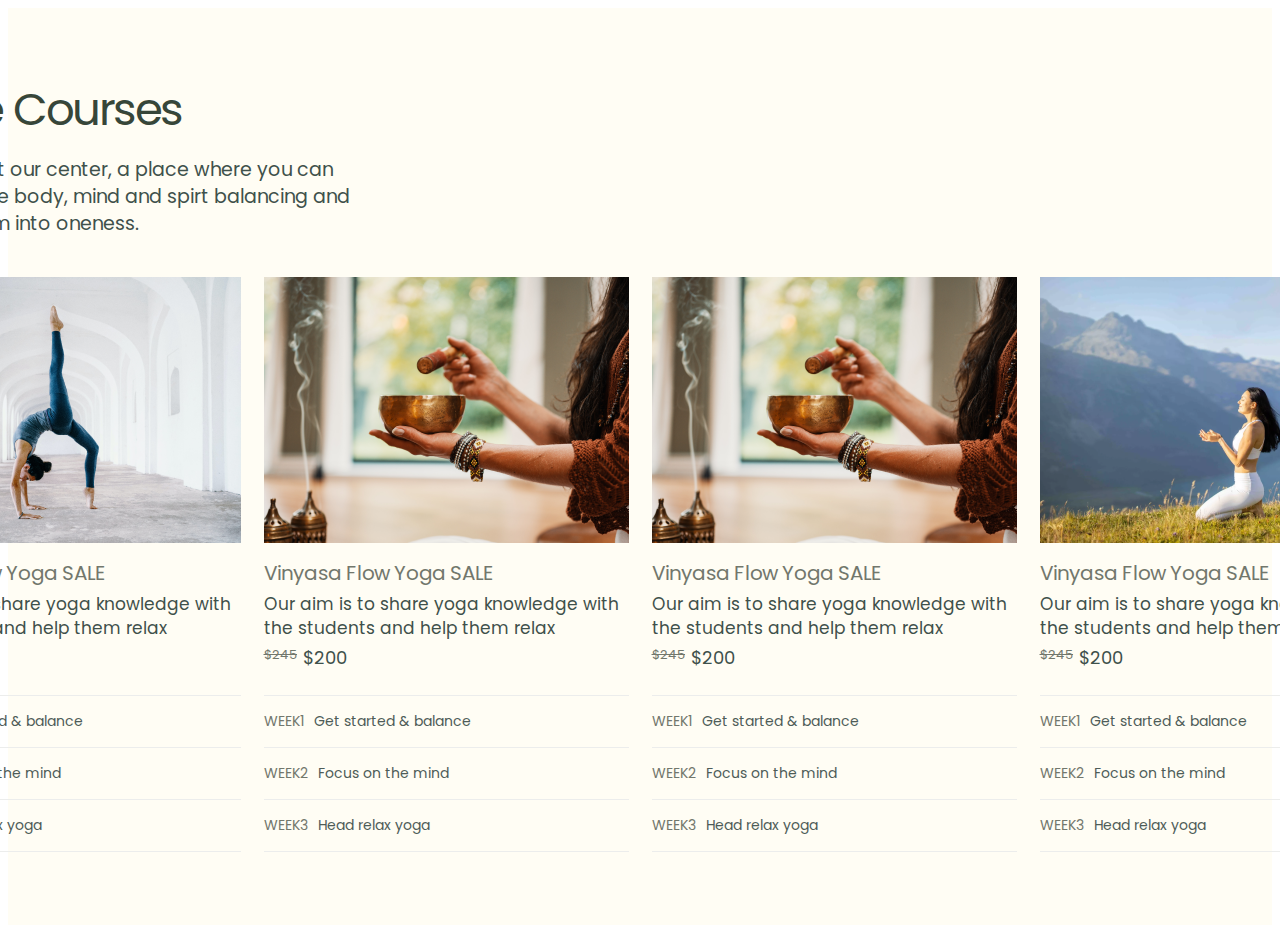
<file: section1/index.html>
<!DOCTYPE html>
<html lang="en">
<head>
  <meta charset="UTF-8">
  <meta name="viewport" content="width=device-width, initial-scale=1.0">
  <title>Document</title>
  <link href='https://fonts.googleapis.com/css2?family=Poppins' rel='stylesheet'>
  <link rel="stylesheet" href="./css/index.css">
  <link rel="stylesheet" href="./css/response.css">
</head>
<body>
  <div class='container'>
    <div class='content'>
       <div class='content-top'>
        <span class='content-title-top'>Online Courses</span>
        <span class='content-title-bottom'>Be yourself at our center, a place where you can encounter the body, mind and spirt balancing and merging them into oneness.</span>
       </div>
       <div class='content-bottom'>
        <div class='item-content'>
          <img src="./img/Blog img place holder 12.png" alt="">
          <div class='item-content-p'>
                   <div class='item-content-price'>
                    <span class='item-title'>Vinyasa Flow Yoga SALE</span>
                    <span class='item-p'>Our aim is to share yoga knowledge with the students and help them relax</span>
                    <span class='item-price'>
                     <span class='item-price-r'>$245</span>
                     <span class='item-price-l'>$200</span>
                    </span>
                   </div>
                   <div class='item-content-week'>
                    <div class='item-week-p'>
                      <span>WEEK1</span>
                      <span>Get started & balance</span>
                    </div>
                     <div class='item-week-p'>
                      <span>WEEK2</span>
                      <span>Focus on the mind</span>
                    </div>
                     <div class='item-week-p'>
                      <span>WEEK3</span>
                      <span>Head relax yoga</span>
                    </div>
                   </div>
          </div> 
        </div>
        <!-- item-2 -->
         <div class='item-content'>
          <img src="./img/Blog img place holder 121.png" alt="">
          <div class='item-content-p'>
                   <div class='item-content-price'>
                    <span class='item-title'>Vinyasa Flow Yoga SALE</span>
                    <span class='item-p'>Our aim is to share yoga knowledge with the students and help them relax</span>
                    <span class='item-price'>
                     <span class='item-price-r'>$245</span>
                     <span class='item-price-l'>$200</span>
                    </span>
                   </div>
                   <div class='item-content-week'>
                    <div class='item-week-p'>
                      <span>WEEK1</span>
                      <span>Get started & balance</span>
                    </div>
                     <div class='item-week-p'>
                      <span>WEEK2</span>
                      <span>Focus on the mind</span>
                    </div>
                     <div class='item-week-p'>
                      <span>WEEK3</span>
                      <span>Head relax yoga</span>
                    </div>
                   </div>
          </div> 
        </div>
        <!-- item-3 -->
         <div class='item-content'>
          <img  src="./img/Blog img place holder 123.png" alt="">
          <div class='item-content-p'>
                   <div class='item-content-price'>
                    <span class='item-title'>Vinyasa Flow Yoga SALE</span>
                    <span class='item-p'>Our aim is to share yoga knowledge with the students and help them relax</span>
                    <span class='item-price'>
                     <span class='item-price-r'>$245</span>
                     <span class='item-price-l'>$200</span>
                    </span>
                   </div>
                   <div class='item-content-week'>
                    <div class='item-week-p'>
                      <span>WEEK1</span>
                      <span>Get started & balance</span>
                    </div>
                     <div class='item-week-p'>
                      <span>WEEK2</span>
                      <span>Focus on the mind</span>
                    </div>
                     <div class='item-week-p'>
                      <span>WEEK3</span>
                      <span>Head relax yoga</span>
                    </div>
                   </div>
          </div> 
        </div>
        <!-- item-4 -->
          <div class='item-content'>
          <img src="./img/Blog img place holder 124.png" alt="">
          <div class='item-content-p'>
                   <div class='item-content-price'>
                    <span class='item-title'>Vinyasa Flow Yoga SALE</span>
                    <span class='item-p'>Our aim is to share yoga knowledge with the students and help them relax</span>
                    <span class='item-price'>
                     <span class='item-price-r'>$245</span>
                     <span class='item-price-l'>$200</span>
                    </span>
                   </div>
                   <div class='item-content-week'>
                    <div class='item-week-p'>
                      <span>WEEK1</span>
                      <span>Get started & balance</span>
                    </div>
                     <div class='item-week-p'>
                      <span>WEEK2</span>
                      <span>Focus on the mind</span>
                    </div>
                     <div class='item-week-p'>
                      <span>WEEK3</span>
                      <span>Head relax yoga</span>
                    </div>
                   </div>
          </div> 
        </div>
       </div>
    </div>
  </div>
</body>
</html>
</file>
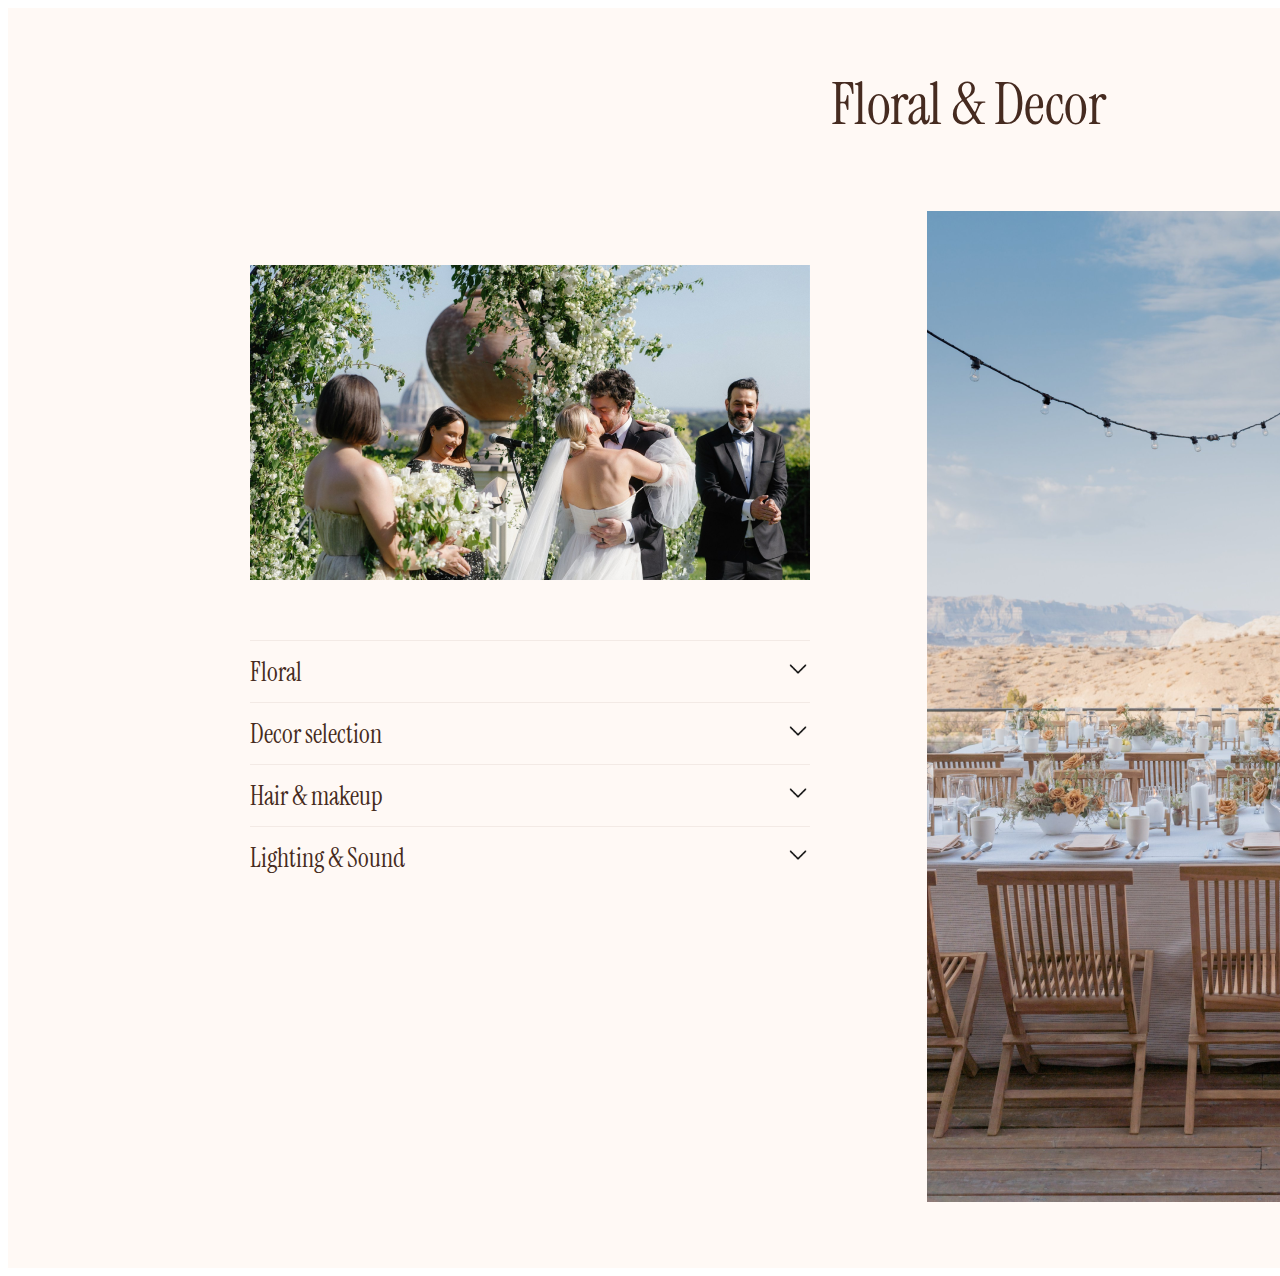
<file: section2/index.html>
<!DOCTYPE html>
<html lang="en">
<head>
  <meta charset="UTF-8">
  <meta name="viewport" content="width=device-width, initial-scale=1.0">
  <title>Document</title>
  <link rel="stylesheet" href="./css/index.css">
  <link href='https://fonts.googleapis.com/css2?family=Instrument Serif' rel='stylesheet'>
  <link rel="stylesheet" href="./css/response.css">
</head>
<body>
  <div class='container'>
   <span class='title-top'>Floral & Decor</span>
   <div class='content'>
      <div class='content-l'>
          <img class='img-l' src="./img/Rectangle 75.png" alt="">
          <div class='content-l-desc' >
            <div  class='ct-l-top'>
              </div>
            </div>
        <div class=''></div>
         <div class='content-l-bottom'> 
          </div> 
      </div>
      <div class='content-r'>
        <img class='content-r-img' src="./img/Rectangle 74.png" alt="">
      </div>
   </div>
  </div>
  <script src="./js/index.js"></script>
</body>
</html>
</file>
<file: section1/css/index.css>
body{
  font-family: 'Poppins',sans-serif;
}
.container{
     
      /* padding: 70px 194px 30px 194px;  */
      display: flex;
      justify-content: center;
      align-items: center;
      width:100%;
      height: 917px;
      background-color: #FFFDF4;
}
.content{
 width: 1529px;
 height:768px;
 /* border: 1px solid orange; */
 display: flex;
 flex-direction: column;
 gap: 40px;
justify-content: center;

}
.content-top{
width: 519px;
height: 154px;
display: flex;
flex-direction: column;
gap: 20px;

}
.content-title-top{
font-size: 45px;
font-weight: 400;
line-height: 53px;
letter-spacing: -0.05em;
text-align: left;
color:  #374639;
;

}
.content-title-bottom{
font-size: 19px;
font-weight: 400;
line-height: 27px;
letter-spacing: 0em;
text-align: left;
color: #3F514B;
;

}
.content-bottom{
width: 1529px;
height: 574px;
display: flex;
flex-direction: row;
gap: 23px;

}
.item-content{
width: 365px;
height: 574px;
display: flex;
flex-direction: column;
gap: 18px;
}
.item-content-p{
flex-direction: column;
gap: 20px;
}
.item-content-price{
  width: 100%;
  height: 134px;
  display: flex;
  flex-direction: column;
  gap: 6px;
  border-bottom: 1px solid #ECEDEC;
}
.item-title{
font-size: 20px;
font-weight: 400;
line-height: 25px;
letter-spacing: -0.02em;
text-align: left;
color:#72776C;
}
.item-p{
font-size: 17px;
font-weight: 400;
line-height: 24px;
letter-spacing: 0em;
text-align: left;
color:#3F514B;
}
.item-price{
   display: flex;
  flex-direction: row;
  gap: 6px;
}
.item-price-r{
font-size: 13px;
font-weight: 400;
line-height: 18px;
letter-spacing: 0.01em;
text-align: left;
text-decoration: line-through;
color:#72776C;
}
.item-price-l{
font-size: 18px;
font-weight: 400;
line-height: 23px;
letter-spacing: 0em;
text-align: left;
color: #3F514B;
;
}
.item-week-p{
display: flex;
flex-direction: row;
gap:10px;
font-size: 14px;
font-weight: 400;
line-height: 24px;
letter-spacing: 0em;
text-align: left;
padding: 13.5px 0;
border-bottom: 1px solid #ECEDEC;
}
.item-week-p span:first-child{
  color: #72776C;
}
.item-week-p span:last-child{
  color:  #4E5C58;
;
}
</file>
<file: section1/css/response.css>
/* Extra small devices (phones, 600px and down) */
@media only screen and (max-width: 600px) {

.content{
 width: 100%;
}
.content-top{
width: 100%;

}
.content-title-top{
  font-size: 30px;
font-weight: 400;
line-height: 53px;
letter-spacing: -0.05em;
text-align: left;

} 
.content-title-bottom{
font-size: 15px;
font-weight: 400;
line-height: 27px;
letter-spacing: 0em;
text-align: left;

}
.content-bottom{
width: 100%;
height: 80%;
display: flex;
flex-direction: column;
align-items: center;
gap: 10px;
margin-bottom: 50px;
}

}
</file>
<file: section2/css/index.css>
body{
  font-family: "Instrument Serif", sans-serif;
}
.container{ 
display: block;
margin-left: auto;
margin-right: auto;
width: 1920px;
height: 1260px;

background-color:#FFF9F5;

}
.title-top{
  display: block;
text-align: center;
font-size: 58px;
font-weight: 400;
line-height: 61px;
letter-spacing: -0.01em;
padding-top: 66px;
color: #462B20;
}
.content{
height: 991px;
width: 1383px;
margin-top: 76px;
display: flex;
flex-direction: row;
gap: 117px;
margin-right: 295px;
margin-bottom: 66px; 
margin-left: 242px ;
}
.content-l{
width: 560px;
height: 691px;
margin-top: 54px;
display: flex;
flex-direction: column;
gap: 24px;
}
.content-l-desc{
  padding-top: 18px;
  /* border-top: 1px solid #F3EAE5 ; */
  display: flex;
  flex-direction: column;
  gap: 18px;
}
.ct-l-top{
  display: flex;
  flex-direction: column;
  padding: 18px 0 18px 0;
}
.l-text{
font-size: 26px;
font-weight: 400;
line-height: 28px;
letter-spacing: 0em;
 display: flex;
  flex-direction: row;
justify-content: space-between;
align-items: center;
padding: 16px 0 16px 0;
border-top: 1px solid #F3EAE5 ;
}
.icon-select{
   color: #693521;
   font-size: 24px;
  size:24px;
  height: 100%;
  margin: auto;
}
.styled-select select {
border: none;
outline:0px;
 color: #693521;;
}
.desc-select{
border-top: 1px solid #F3EAE5 ;
}
.styled-select option{
  font-size: 24px;
  size:24px;
  height: 100%;
}

.text-title-l{
color: #462B20;;
}
.icon-select{
  width: 24px;
  height: 24px;
}
.text-descs1{
 font-family: Inter;
 font-size:15px; 
 font-weight: 400; 
 line-height: 23px; 
 letter-spacing: 0em;
 text-align:left; 
 width:499px; 
 margin-right:61px;
 color:#42291F;
 display:none;
}
.text-descs2{
font-family: Inter;
font-size:15px;
font-weight: 400;
line-height: 23px;
letter-spacing: 0em;
text-align:left; 
width:499px; 
margin-right:61px;
color:#42291F;
display:none;
}
.text-descs3{
 font-family: Inter;
 font-size:15px; 
 font-weight: 400; 
 line-height: 23px; 
 letter-spacing: 0em;
 text-align:left; 
 width:499px;
margin-right:61px;
color:#42291F;
display:none;
}
.text-descs4{
 font-family: Inter;
 font-size:15px; 
 font-weight: 400; 
 line-height: 23px; 
 letter-spacing: 0em;
 text-align:left; 
 width:499px;
margin-right:61px;
color:#42291F;
display:none;
}






.content-r{
height: 991px;
width: 706px;
}
</file>
<file: section2/css/response.css>
@media only screen and ( max-width: 1024px) {
  .container{ 
display: flex;
flex-direction: column !important;
justify-content: center !important;
align-items: center !important;
background-color:#FFF9F5;
left: 0px !important;
width: 1024px !important;
}
.title-top{
 display: flex;
text-align: center;
font-size: 58px;
font-weight: 400;
line-height: 61px;
letter-spacing: -0.01em;
padding-top: 0px !important;
color: #462B20;
}

.content{
height: 82%;
width: 1024px;
margin-right: 0px !important;
margin-bottom: 0px !important;
margin-left: 0px !important;
margin-top: 0px !important;
display: flex;
flex-direction: column-reverse !important;
justify-content: center !important;
align-items: center  !important;
gap: 0px !important;

  }
  .content-r-img{
    width: 560px;
    height: 288px;
  }
  .content-r{
     display: flex;
     align-items: center;
     justify-content: center;
  }
.content-l{
    width: 560px;
    margin-top: 0px !important;
  }
}
@media only screen and (max-width: 600px) {
    /*-- Code cho màn hình nhỏ (Mobile) viết ở đây --*/
   
.container{ 
display: block;
margin-left: auto;
margin-right: auto;
width: 100%;
height: 80%;
background-color:#FFF9F5;
padding-bottom: 50px;
}
.title-top{
  display: block;
  padding-top: 0px;
  font-size: 30px;
}
.content{
  width: 100% ;
  height: 50%;
  display: flex; 
  flex-direction: column-reverse ;
  justify-content: center;
  align-items: center;
  gap: 10px;
  margin-right: 0px;
   margin-left: 0px;
   margin-top: 0px;
   margin-bottom: 0px;
  
}

.content-r{
  height: 100%;
 display: flex;
 align-items: center;
 justify-content: center;
}
.content-r-img{
  width: 250px;
   height: 288px;
}
.content-l{
 height: 100%;
  display: flex;
  flex-direction: column;
  justify-content: center;
  align-items: center;
  margin-top: 0px;
}
.content-l-desc{
  padding-top:0px ;
  width: 250px;
}
.text-descs1{
   font-family: Inter;
 font-size:9px; 
 font-weight: 400; 
 line-height: 23px; 
 letter-spacing: 0em;
 text-align:left; 
 width:100%; 
 margin-right:61px;
 color:#42291F;
 display:none;
}
.text-descs1{
   font-family: Inter;
 font-size:9px; 
 font-weight: 400; 
 line-height: 23px; 
 letter-spacing: 0em;
 text-align:left; 
 width:100%; 
 margin-right:61px;
 color:#42291F;
 display:none;
}
.text-descs2{
   font-family: Inter;
 font-size:9px; 
 font-weight: 400; 
 line-height: 23px; 
 letter-spacing: 0em;
 text-align:left; 
 width:100%; 
 margin-right:61px;
 color:#42291F;
 display:none;
}
.text-descs3{
   font-family: Inter;
 font-size:9px; 
 font-weight: 400; 
 line-height: 23px; 
 letter-spacing: 0em;
 text-align:left; 
 width:100%; 
 margin-right:61px;
 color:#42291F;
 display:none;
}
.text-descs4{
   font-family: Inter;
 font-size:9px; 
 font-weight: 400; 
 line-height: 23px; 
 letter-spacing: 0em;
 text-align:left; 
 width:100%; 
 margin-right:61px;
 color:#42291F;
 display:none;
}
.text-title-l{
   font-family: Inter;
 font-size:14px; 
 font-weight: 400; 
 line-height: 23px; 
 letter-spacing: 0em;
 text-align:left; 
 margin-right:61px;
 color:#42291F;
}
.icon-select{
  width: 14px;
    height: 14px;
}
.img-l{
width: 250px;
height: 288px;
}


}
</file>
